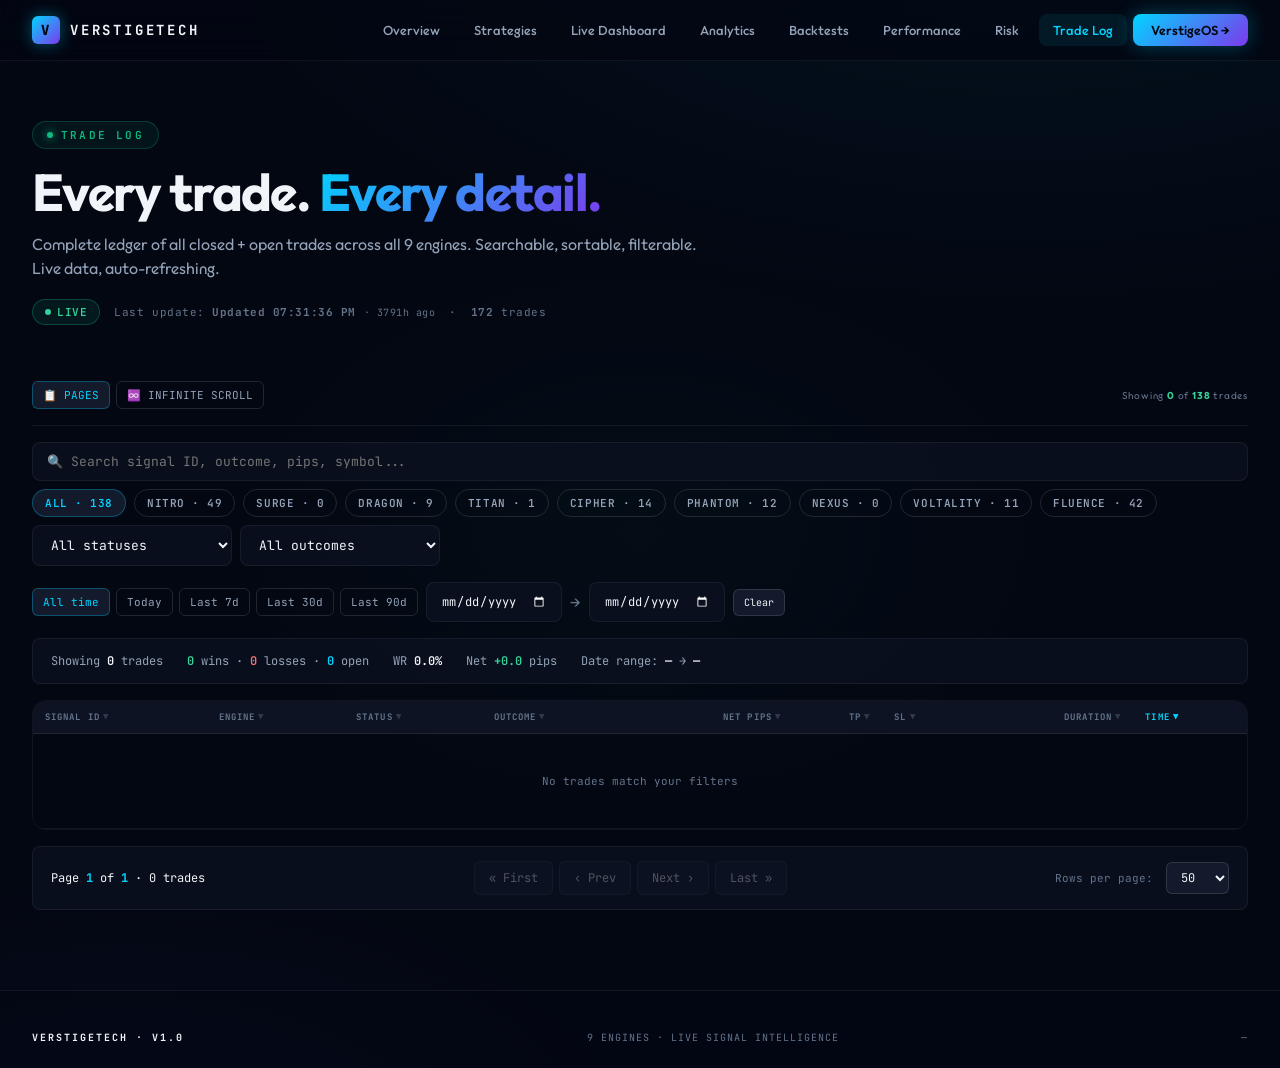
<file: tradelog.html>
<!DOCTYPE html>
<html lang="en">
<head>
<meta charset="UTF-8" />
<meta name="viewport" content="width=device-width, initial-scale=1.0" />
<title>Trade Log · VerstigeTech</title>
<link rel="stylesheet" href="assets/styles.css" />
<style>
  .log-toolbar{display:flex;gap:8px;align-items:center;flex-wrap:wrap;margin-bottom:16px}
  .search-input{
    flex:1;min-width:200px;padding:10px 14px;
    background:var(--panel);border:1px solid var(--border);border-radius:8px;
    color:var(--text);font-family:var(--font-mono);font-size:13px;
    outline:none;transition:all 0.15s ease;
  }
  .search-input:focus{border-color:var(--cyan);box-shadow:0 0 0 3px rgba(0,212,255,0.1)}
  .date-input{
    padding:10px 14px;background:var(--panel);border:1px solid var(--border);
    border-radius:8px;color:var(--text);font-family:var(--font-mono);font-size:12px;
    outline:none;color-scheme:dark;
  }
  .date-input:focus{border-color:var(--cyan)}
  .filter-chip{
    padding:6px 12px;border-radius:100px;
    background:transparent;border:1px solid var(--border-2);
    color:var(--muted);font-family:var(--font-mono);font-size:11px;
    cursor:pointer;transition:all 0.15s ease;letter-spacing:0.05em;font-weight:600;
  }
  .filter-chip:hover{border-color:var(--cyan);color:var(--cyan)}
  .filter-chip.active{background:var(--panel-2);border-color:var(--border-cyan);color:var(--cyan)}
  .log-stats{display:flex;gap:24px;padding:14px 18px;background:var(--panel);border:1px solid var(--border);border-radius:8px;margin-bottom:16px;font-family:var(--font-mono);font-size:12px;color:var(--muted);flex-wrap:wrap}
  .log-stats strong{color:var(--text);font-weight:600}
  .log-table-wrap{max-height:70vh;overflow:auto;border:1px solid var(--border);border-radius:var(--radius)}
  .log-table{font-family:var(--font-mono);font-size:11px;width:100%;border-collapse:collapse}
  .log-table th{position:sticky;top:0;background:var(--panel-solid);z-index:2;text-align:left;padding:10px 12px;font-size:9px;color:var(--dim);letter-spacing:0.12em;text-transform:uppercase;border-bottom:1px solid var(--border-2);cursor:pointer;user-select:none;white-space:nowrap}
  .log-table th:hover{color:var(--cyan)}
  .log-table th.sorted{color:var(--cyan)}
  .log-table th .arrow{opacity:0.4;margin-left:3px}
  .log-table th.sorted .arrow{opacity:1;color:var(--cyan)}
  .log-table td{padding:9px 12px;border-bottom:1px solid var(--border);white-space:nowrap}
  .log-table tbody tr:hover{background:rgba(255,255,255,0.02)}
  .log-table tbody tr.status-open{background:rgba(0,212,255,0.04)}
  .log-table tbody tr.status-open:hover{background:rgba(0,212,255,0.08)}

  /* Pagination */
  .pagination{
    display:flex;align-items:center;justify-content:space-between;
    padding:14px 18px;margin-top:16px;background:var(--panel);
    border:1px solid var(--border);border-radius:8px;
    font-family:var(--font-mono);font-size:12px;color:var(--muted);flex-wrap:wrap;gap:12px;
  }
  .page-btn{
    padding:8px 14px;background:var(--panel-2);border:1px solid var(--border-2);
    border-radius:6px;color:var(--text);font-family:var(--font-mono);font-size:12px;
    cursor:pointer;transition:all 0.15s ease;
  }
  .page-btn:hover:not(:disabled){border-color:var(--cyan);color:var(--cyan)}
  .page-btn:disabled{opacity:0.3;cursor:not-allowed}
  .page-info{color:var(--text)}
  .page-info strong{color:var(--cyan)}

  /* Live indicator */
  .live-dot{
    display:inline-block;width:8px;height:8px;border-radius:50%;
    background:var(--emerald-2);margin-right:6px;
    animation:pulse 2s ease-in-out infinite;
  }
  .live-dot.stale{background:var(--amber)}
  .live-dot.off{background:var(--red-2);animation:none}
  @keyframes pulse{0%,100%{opacity:1;box-shadow:0 0 0 0 rgba(16,185,129,0.7)}50%{opacity:0.6;box-shadow:0 0 0 6px rgba(16,185,129,0)}}

  .refresh-info{font-size:10px;color:var(--dim);letter-spacing:0.08em}
  .refresh-info strong{color:var(--emerald-2)}

  /* Date presets */
  .date-presets{display:flex;gap:6px;flex-wrap:wrap}
  .date-preset{
    padding:6px 10px;background:transparent;border:1px solid var(--border-2);
    border-radius:6px;color:var(--muted);font-family:var(--font-mono);font-size:11px;
    cursor:pointer;transition:all 0.15s ease;
  }
  .date-preset:hover{border-color:var(--cyan);color:var(--cyan)}
  .date-preset.active{background:var(--panel-2);border-color:var(--border-cyan);color:var(--cyan)}

  .status-pill{
    display:inline-block;padding:2px 8px;border-radius:4px;
    font-size:9px;font-weight:700;letter-spacing:0.08em;
  }
  .status-pill.open{background:rgba(0,212,255,0.15);color:var(--cyan);border:1px solid rgba(0,212,255,0.3)}
  .status-pill.closed-win{background:rgba(16,185,129,0.15);color:var(--emerald-2);border:1px solid rgba(16,185,129,0.3)}
  .status-pill.closed-loss{background:rgba(239,68,68,0.15);color:var(--red-2);border:1px solid rgba(239,68,68,0.3)}
  .status-pill.closed-voided{background:rgba(120,120,120,0.15);color:var(--dim);border:1px solid var(--border-2)}
  .status-pill.closed-pending{background:rgba(245,158,11,0.15);color:var(--amber);border:1px solid rgba(245,158,11,0.3)}

  .infinite-sentinel{
    text-align:center;padding:16px;color:var(--dim);font-size:11px;
    font-family:var(--font-mono);letter-spacing:0.05em;
  }
  .infinite-sentinel.loading{color:var(--cyan)}
</style>
</head>
<body>
<div class="app">
  <section class="page-hero">
    <div class="container">
      <span class="eyebrow green">TRADE LOG</span>
      <h1>Every trade. <span class="gradient-text">Every detail.</span></h1>
      <p>Complete ledger of all closed + open trades across all 9 engines. Searchable, sortable, filterable. Live data, auto-refreshing.</p>
      <div class="hero-meta">
        <span class="live-pill" id="hero-live">LIVE</span>
        <span>Last update: <strong id="last-update">—</strong></span>
        <span>·</span>
        <span><strong id="hero-count">—</strong> trades</span>
      </div>
    </div>
  </section>

  <section class="section" style="padding-top:20px">
    <div class="container">

      <!-- View mode tabs -->
      <div class="log-toolbar" style="border-bottom:1px solid var(--border);padding-bottom:16px">
        <div class="date-presets" id="view-modes">
          <div class="date-preset active" data-mode="paginated">📋 PAGES</div>
          <div class="date-preset" data-mode="infinite">♾️ INFINITE SCROLL</div>
        </div>
        <div style="flex:1"></div>
        <div class="refresh-info">Showing <strong id="visible-count">0</strong> of <strong id="total-count">0</strong> trades</div>
      </div>

      <!-- Toolbar -->
      <div class="log-toolbar">
        <input id="search" class="search-input" placeholder="🔍 Search signal ID, outcome, pips, symbol..." />
        <div id="engine-filters" class="flex gap-2"></div>
        <select id="status-filter" class="search-input" style="max-width:160px">
          <option value="">All statuses</option>
          <option value="closed">✅ Closed only</option>
          <option value="open">⏳ Open only</option>
        </select>
        <select id="outcome-filter" class="search-input" style="max-width:140px">
          <option value="">All outcomes</option>
          <option value="win">Wins</option>
          <option value="loss">Losses</option>
          <option value="voided">Voided</option>
        </select>
      </div>

      <!-- Date range -->
      <div class="log-toolbar">
        <div class="date-presets" id="date-presets">
          <div class="date-preset active" data-preset="all">All time</div>
          <div class="date-preset" data-preset="today">Today</div>
          <div class="date-preset" data-preset="7d">Last 7d</div>
          <div class="date-preset" data-preset="30d">Last 30d</div>
          <div class="date-preset" data-preset="90d">Last 90d</div>
        </div>
        <input id="date-from" type="date" class="date-input" title="From" />
        <span style="color:var(--dim)">→</span>
        <input id="date-to" type="date" class="date-input" title="To" />
        <button id="clear-dates" class="page-btn" style="font-size:10px;padding:6px 10px">Clear</button>
      </div>

      <div class="log-stats" id="log-stats"></div>

      <!-- Table -->
      <div class="log-table-wrap" id="table-wrap">
        <table class="log-table">
          <thead><tr id="log-thead"></tr></thead>
          <tbody id="log-tbody"></tbody>
        </table>
        <div id="infinite-sentinel" style="display:none"></div>
      </div>

      <!-- Pagination -->
      <div class="pagination" id="pagination-bar">
        <div class="page-info">
          Page <strong id="cur-page">1</strong> of <strong id="total-pages">1</strong>
          · <span id="page-range">—</span>
        </div>
        <div style="display:flex;gap:6px">
          <button class="page-btn" id="first-page">« First</button>
          <button class="page-btn" id="prev-page">‹ Prev</button>
          <button class="page-btn" id="next-page">Next ›</button>
          <button class="page-btn" id="last-page">Last »</button>
        </div>
        <div>
          <label style="font-size:11px;color:var(--dim);margin-right:6px">Rows per page:</label>
          <select id="page-size" class="page-btn" style="padding:6px 10px">
            <option value="25">25</option>
            <option value="50" selected>50</option>
            <option value="100">100</option>
            <option value="200">200</option>
          </select>
        </div>
      </div>

    </div>
  </section>
</div>

<script src="assets/site.js"></script>
<script>
const ENGINE_PREFIX = {
  NITRO:['VST_'], DRAGON:['GBPJPY'], TITAN:['EURUSD'],
  CIPHER:['CIPH_', 'BTCUSD_'], PHANTOM:['PHNTM_', 'SOLUSD_'], NEXUS:['NAS','NDX','NEXUS'],
  VOLTALITY:['VS_'], FLUENCE:['US30'],
};
function engineFromSignalId(sid){
  if(!sid) return 'unknown';
  const s = String(sid).toUpperCase();
  for(const [eng, prefs] of Object.entries(ENGINE_PREFIX)){
    if(prefs.some(p => s.startsWith(p.toUpperCase()))) return eng;
  }
  // FLUENCE uses US30_ prefix (underscore) — US30 alone catches it
  if(/^US30_/i.test(sid)) return 'FLUENCE';
  return 'unknown';
}

// ─── State ─────────────────────────────────────────────────────
let ALL_ROWS = [];         // Deduped, mapped rows
let FILTERED = [];         // After filters
let SORT = {col:'ts', dir:-1};
let PAGE = 1;
let PAGE_SIZE = 50;
let VIEW_MODE = 'paginated';  // 'paginated' | 'infinite'
let DATE_PRESET = 'all';
let INFINITE_RENDERED = 0;  // How many rows rendered in infinite mode
const INFINITE_CHUNK = 30;

// ─── Build rows (dedupe closed+open for same signal_id) ────────
function buildRows(){
  if(!DATA || !DATA.feed) return [];
  const byId = new Map();
  for(const f of DATA.feed){
    const eng = f.engine_hint || engineFromSignalId(f.signal_id) || 'unknown';
    // If we already have a row for this signal_id, prefer the closed one
    const existing = byId.get(f.signal_id);
    if(existing){
      if(f.status === 'closed' && existing.status !== 'closed'){
        byId.set(f.signal_id, {...f, engine: eng});
      }
      // else keep existing (open one is more recent info but we'll show closed when available)
      continue;
    }
    byId.set(f.signal_id, {...f, engine: eng});
  }
  return Array.from(byId.values()).sort((a,b)=>{
    const ta = new Date(a.ts||0).getTime(), tb = new Date(b.ts||0).getTime();
    return tb - ta;
  });
}

// ─── Render toolbar chips ─────────────────────────────────────
function renderEngineChips(){
  const ef = document.getElementById('engine-filters');
  const counts = {};
  for(const r of ALL_ROWS){ counts[r.engine] = (counts[r.engine]||0)+1; }
  const total = ALL_ROWS.length;
  ef.innerHTML = `<div class="filter-chip active" data-engine="">ALL · ${total}</div>` +
    ENGINES.map(([n])=>`<div class="filter-chip" data-engine="${n}">${n} · ${counts[n]||0}</div>`).join('');
}

// ─── Headers ───────────────────────────────────────────────────
function renderHeaders(){
  document.getElementById('log-thead').innerHTML = COLS.map(c=>
    `<th class="${SORT.col===c.key?'sorted':''}" data-col="${c.key}" style="${c.num?'text-align:right':''}">${c.label}<span class="arrow">${SORT.col===c.key?(SORT.dir>0?'▲':'▼'):'▼'}</span></th>`
  ).join('');
}

// ─── Apply all filters ────────────────────────────────────────
function applyFilters(){
  const q = document.getElementById('search').value.toLowerCase().trim();
  const activeEng = document.querySelector('#engine-filters .filter-chip.active')?.dataset.engine || '';
  const status = document.getElementById('status-filter').value;
  const outcome = document.getElementById('outcome-filter').value;

  const dateFrom = document.getElementById('date-from').value;
  const dateTo = document.getElementById('date-to').value;

  let rows = ALL_ROWS.slice();

  if(activeEng) rows = rows.filter(r=>r.engine===activeEng);
  if(status) rows = rows.filter(r=>r.status===status);
  if(outcome) rows = rows.filter(r=>r.outcome===outcome);

  // Date range — based on preset OR manual date inputs
  const tsFrom = dateFrom ? new Date(dateFrom).getTime() : (DATE_PRESET_FROM || null);
  const tsTo   = dateTo   ? new Date(dateTo).getTime() + 86400000 : (DATE_PRESET_TO || null);
  if(tsFrom) rows = rows.filter(r => new Date(r.ts||0).getTime() >= tsFrom);
  if(tsTo)   rows = rows.filter(r => new Date(r.ts||0).getTime() <= tsTo);

  if(q) rows = rows.filter(r =>
    (r.signal_id||'').toLowerCase().includes(q) ||
    (r.outcome||'').toLowerCase().includes(q) ||
    String(r.net_pips||'').includes(q) ||
    (r.engine||'').toLowerCase().includes(q) ||
    (r.symbol_hint||'').toLowerCase().includes(q) ||
    (r.direction||'').toLowerCase().includes(q)
  );

  // Sort
  const col = SORT.col;
  rows.sort((a,b)=>{
    let va = a[col], vb = b[col];
    if(col==='ts'){ va = new Date(va||0).getTime(); vb = new Date(vb||0).getTime(); }
    else if(col==='net_pips' || col==='duration_min'){ va = Number(va)||0; vb = Number(vb)||0; }
    else if(col==='engine' || col==='outcome' || col==='status'){ va = String(va||''); vb = String(vb||''); }
    else { va = String(va||'').toLowerCase(); vb = String(vb||'').toLowerCase(); }
    if(va<vb) return -1*SORT.dir;
    if(va>vb) return 1*SORT.dir;
    return 0;
  });

  FILTERED = rows;
  PAGE = 1;  // reset to first page on filter change
  INFINITE_RENDERED = 0;
  render();
}

// ─── Date preset state ────────────────────────────────────────
let DATE_PRESET_FROM = null;
let DATE_PRESET_TO = null;

function applyDatePreset(preset){
  DATE_PRESET = preset;
  DATE_PRESET_FROM = null; DATE_PRESET_TO = null;
  const now = new Date();
  if(preset === 'today'){
    const d = now.toISOString().split('T')[0];
    document.getElementById('date-from').value = d;
    document.getElementById('date-to').value = d;
  } else if(preset === '7d'){
    DATE_PRESET_FROM = now.getTime() - 7*86400000;
  } else if(preset === '30d'){
    DATE_PRESET_FROM = now.getTime() - 30*86400000;
  } else if(preset === '90d'){
    DATE_PRESET_FROM = now.getTime() - 90*86400000;
  } else if(preset === 'all'){
    document.getElementById('date-from').value = '';
    document.getElementById('date-to').value = '';
  }
  document.querySelectorAll('#date-presets .date-preset').forEach(p=>{
    p.classList.toggle('active', p.dataset.preset === preset);
  });
  applyFilters();
}

// ─── Render table (paginated OR infinite) ─────────────────────
function render(){
  if(!DATA) return;
  if(ALL_ROWS.length === 0) buildRows();
  renderEngineChips();
  renderHeaders();

  const visibleCount = FILTERED.length;
  document.getElementById('visible-count').textContent = fmtNum(visibleCount);
  document.getElementById('total-count').textContent = fmtNum(ALL_ROWS.length);

  if(VIEW_MODE === 'infinite'){
    renderInfinite();
  } else {
    renderPaginated();
  }
  renderStats();
}

function renderPaginated(){
  const totalPages = Math.max(1, Math.ceil(FILTERED.length / PAGE_SIZE));
  if(PAGE > totalPages) PAGE = totalPages;
  const start = (PAGE-1) * PAGE_SIZE;
  const end = Math.min(start + PAGE_SIZE, FILTERED.length);
  const rows = FILTERED.slice(start, end);

  const tb = document.getElementById('log-tbody');
  tb.innerHTML = rows.length === 0
    ? '<tr><td colspan="' + COLS.length + '" style="text-align:center;color:var(--dim);padding:40px">No trades match your filters</td></tr>'
    : rows.map(rowHtml).join('');

  document.getElementById('cur-page').textContent = PAGE;
  document.getElementById('total-pages').textContent = totalPages;
  document.getElementById('page-range').textContent = FILTERED.length === 0
    ? '0 trades'
    : `${fmtNum(start+1)}–${fmtNum(end)} of ${fmtNum(FILTERED.length)}`;

  document.getElementById('first-page').disabled = PAGE === 1;
  document.getElementById('prev-page').disabled = PAGE === 1;
  document.getElementById('next-page').disabled = PAGE >= totalPages;
  document.getElementById('last-page').disabled = PAGE >= totalPages;

  document.getElementById('pagination-bar').style.display = 'flex';
  document.getElementById('infinite-sentinel').style.display = 'none';
}

function renderInfinite(){
  // Render next chunk
  const remaining = FILTERED.length - INFINITE_RENDERED;
  if(remaining <= 0){
    document.getElementById('infinite-sentinel').style.display = 'none';
    return;
  }
  const chunk = FILTERED.slice(INFINITE_RENDERED, INFINITE_RENDERED + INFINITE_CHUNK);
  const tb = document.getElementById('log-tbody');
  if(INFINITE_RENDERED === 0){
    tb.innerHTML = chunk.length === 0
      ? '<tr><td colspan="' + COLS.length + '" style="text-align:center;color:var(--dim);padding:40px">No trades match your filters</td></tr>'
      : chunk.map(rowHtml).join('');
  } else {
    tb.insertAdjacentHTML('beforeend', chunk.map(rowHtml).join(''));
  }
  INFINITE_RENDERED += chunk.length;

  const sentinel = document.getElementById('infinite-sentinel');
  if(INFINITE_RENDERED < FILTERED.length){
    sentinel.style.display = 'block';
    sentinel.className = 'infinite-sentinel loading';
    sentinel.textContent = `↓ Scroll for more · ${INFINITE_RENDERED} of ${FILTERED.length} loaded`;
  } else {
    sentinel.style.display = 'block';
    sentinel.className = 'infinite-sentinel';
    sentinel.textContent = `✓ End of ledger · ${FILTERED.length} trades shown`;
  }
  document.getElementById('pagination-bar').style.display = 'none';
}

// ─── Row HTML ─────────────────────────────────────────────────
const COLS = [
  {key:'signal_id', label:'Signal ID', sortable:true},
  {key:'engine', label:'Engine', sortable:true},
  {key:'status', label:'Status', sortable:true},
  {key:'outcome', label:'Outcome', sortable:true},
  {key:'net_pips', label:'Net Pips', sortable:true, num:true},
  {key:'tp_hit', label:'TP', sortable:true, num:true},
  {key:'sl_hit', label:'SL', sortable:true},
  {key:'duration_min', label:'Duration', sortable:true, num:true},
  {key:'ts', label:'Time', sortable:true},
];

function rowHtml(r){
  const eng = ENGINES.find(x=>x[0]===r.engine);
  const color = eng ? eng[3] : '#888';
  const statusPill = renderStatusPill(r);

  return `<tr class="status-${r.status}">
    <td class="muted">${r.signal_id}</td>
    <td><span style="color:${color};font-weight:600">${r.engine}</span></td>
    <td>${statusPill}</td>
    <td><span class="pill ${r.outcome==='win'?'win':r.outcome==='loss'?'loss':'neutral'}">${(r.outcome||'—').toUpperCase()}</span></td>
    <td class="num ${(r.net_pips||0)>0?'positive':(r.net_pips||0)<0?'negative':''}" style="text-align:right">${r.net_pips!=null ? fmtPips(r.net_pips) : '—'}</td>
    <td class="num muted" style="text-align:right">${r.tp_hit||'—'}</td>
    <td class="num muted" style="text-align:right">${r.sl_hit?'YES':'—'}</td>
    <td class="num muted" style="text-align:right">${r.duration_min?Math.round(r.duration_min)+'m':'—'}</td>
    <td class="muted small">${fmtTime(r.ts)}</td>
  </tr>`;
}

function renderStatusPill(r){
  if(r.status === 'open') return `<span class="status-pill open">⏳ OPEN</span>`;
  if(r.status === 'closed'){
    if(r.outcome === 'win') return `<span class="status-pill closed-win">✓ WIN</span>`;
    if(r.outcome === 'loss') return `<span class="status-pill closed-loss">✗ LOSS</span>`;
    if(r.outcome === 'voided') return `<span class="status-pill closed-voided">VOID</span>`;
    return `<span class="status-pill closed-pending">CLOSED</span>`;
  }
  return `<span class="status-pill closed-pending">${(r.status||'?').toUpperCase()}</span>`;
}

function renderStats(){
  const total = FILTERED.length;
  const wins = FILTERED.filter(r=>r.outcome==='win').length;
  const losses = FILTERED.filter(r=>r.outcome==='loss').length;
  const opens = FILTERED.filter(r=>r.status==='open').length;
  const pips = FILTERED.reduce((s,r)=>s+(Number(r.net_pips)||0),0);
  const wr = (wins+losses) > 0 ? (wins/(wins+losses)*100) : 0;
  document.getElementById('log-stats').innerHTML = `
    <span>Showing <strong>${fmtNum(total)}</strong> trades</span>
    <span><strong style="color:var(--emerald-2)">${wins}</strong> wins · <strong style="color:var(--red-2)">${losses}</strong> losses · <strong style="color:var(--cyan)">${opens}</strong> open</span>
    <span>WR <strong>${wr.toFixed(1)}%</strong></span>
    <span>Net <strong style="color:${pips>=0?'var(--emerald-2)':'var(--red-2)'}">${fmtPips(pips)}</strong> pips</span>
    <span>Date range: <strong>${FILTERED.length?fmtDateShort(FILTERED[FILTERED.length-1].ts):'—'}</strong> → <strong>${FILTERED.length?fmtDateShort(FILTERED[0].ts):'—'}</strong></span>
  `;
}

// ─── Date formatters ────────────────────────────────────────────
function fmtDateShort(iso){
  if(!iso) return '—';
  const d = new Date(iso);
  if(isNaN(d)) return '—';
  return d.toLocaleDateString('en-US',{month:'short',day:'numeric'}) + ' ' +
         d.toLocaleTimeString('en-US',{hour:'2-digit',minute:'2-digit'});
}

// ─── Live refresh ─────────────────────────────────────────────
function startAutoRefresh(){
  // site.js already refreshes DATA every 60s and fires window.onDataReady.
  // We just need to update the visible "last update" timestamp here.
  setInterval(()=>{
    document.getElementById('last-update').textContent = new Date().toLocaleTimeString();
  }, 30000);
}

// ─── Event wiring ─────────────────────────────────────────────
document.addEventListener('click', e=>{
  const chip = e.target.closest('#engine-filters .filter-chip');
  if(chip){
    document.querySelectorAll('#engine-filters .filter-chip').forEach(c=>c.classList.remove('active'));
    chip.classList.add('active');
    applyFilters();
    return;
  }
  const th = e.target.closest('th[data-col]');
  if(th){
    const col = th.dataset.col;
    if(SORT.col===col) SORT.dir *= -1;
    else { SORT.col = col; SORT.dir = -1; }
    applyFilters();
    return;
  }
  if(e.target.id === 'first-page'){ PAGE = 1; renderPaginated(); }
  else if(e.target.id === 'prev-page'){ PAGE = Math.max(1, PAGE-1); renderPaginated(); }
  else if(e.target.id === 'next-page'){ PAGE = Math.min(Math.ceil(FILTERED.length/PAGE_SIZE), PAGE+1); renderPaginated(); }
  else if(e.target.id === 'last-page'){ PAGE = Math.ceil(FILTERED.length/PAGE_SIZE); renderPaginated(); }
  else if(e.target.id === 'clear-dates'){
    document.getElementById('date-from').value = '';
    document.getElementById('date-to').value = '';
    DATE_PRESET = 'all';
    DATE_PRESET_FROM = null; DATE_PRESET_TO = null;
    document.querySelectorAll('#date-presets .date-preset').forEach(p=>p.classList.toggle('active', p.dataset.preset==='all'));
    applyFilters();
  }
  // Date presets
  const presetChip = e.target.closest('#date-presets .date-preset');
  if(presetChip){ applyDatePreset(presetChip.dataset.preset); return; }
  // View mode
  const viewChip = e.target.closest('#view-modes .date-preset');
  if(viewChip){
    VIEW_MODE = viewChip.dataset.mode;
    document.querySelectorAll('#view-modes .date-preset').forEach(p=>p.classList.toggle('active', p===viewChip));
    PAGE = 1; INFINITE_RENDERED = 0;
    render();
    return;
  }
});

document.getElementById('search').addEventListener('input', applyFilters);
document.getElementById('outcome-filter').addEventListener('change', applyFilters);
document.getElementById('status-filter').addEventListener('change', applyFilters);
document.getElementById('date-from').addEventListener('change', applyFilters);
document.getElementById('date-to').addEventListener('change', applyFilters);
document.getElementById('page-size').addEventListener('change', e=>{
  PAGE_SIZE = parseInt(e.target.value, 10);
  PAGE = 1;
  render();
});

// Infinite scroll detection
document.getElementById('table-wrap').addEventListener('scroll', e=>{
  if(VIEW_MODE !== 'infinite') return;
  const el = e.target;
  if(el.scrollTop + el.clientHeight >= el.scrollHeight - 100){
    renderInfinite();
  }
});

window.onDataReady = () => {
  ALL_ROWS = buildRows();
  const heroCount = document.getElementById('hero-count');
  if(heroCount) heroCount.textContent = DATA.feed_totals ? fmtNum(DATA.feed_totals.total) : fmtNum(ALL_ROWS.length);
  const livePill = document.getElementById('hero-live');
  if(livePill){
    livePill.textContent = 'LIVE';
  }
  render();
  startAutoRefresh();
  document.getElementById('last-update').textContent = new Date().toLocaleTimeString();
};
initPage('tradelog');
</script>

</body>
</html>
</file>
<file: assets/styles.css>
/* ─────────────────────────────────────────────────────────────────────
   VerstigeTech — Design System
   Modeled after the VerstigeOS landing page DNA
   ───────────────────────────────────────────────────────────────────── */

@import url('https://fonts.googleapis.com/css2?family=Outfit:wght@300;400;500;600;700;800;900&family=JetBrains+Mono:wght@300;400;500;600;700&display=swap');

:root{
  /* ── Brand palette (matches VerstigeOS landing) ── */
  --bg:           #030712;
  --bg-2:         #0a0f1c;
  --panel:        rgba(13, 19, 34, 0.65);
  --panel-solid:  #0d1322;
  --panel-2:      #131a2c;
  --border:       rgba(255, 255, 255, 0.06);
  --border-2:     rgba(255, 255, 255, 0.12);
  --border-cyan:  rgba(0, 212, 255, 0.3);

  --text:         #f1f5f9;
  --muted:        #94a3b8;
  --dim:          #64748b;
  --faint:        #475569;

  /* ── Accent system (used across the site) ── */
  --cyan:         #00d4ff;
  --cyan-2:       #22d3ee;
  --purple:       #7c3aed;
  --purple-2:     #c084fc;
  --gold:         #fbbf24;
  --gold-2:       #f59e0b;
  --emerald:      #10b981;
  --emerald-2:    #34d399;
  --red:          #ef4444;
  --red-2:        #f87171;
  --blue:         #60a5fa;
  --blue-2:       #3b82f6;
  --pink:         #ec4899;
  --orange:       #f97316;

  /* Engine accents */
  --c-nitro:      #fbbf24;
  --c-surge:      #60a5fa;
  --c-dragon:     #ef4444;
  --c-titan:      #10b981;
  --c-cipher:     #f97316;
  --c-phantom:    #c084fc;
  --c-nexus:      #00d4ff;
  --c-voltality:  #7c3aed;
  --c-fluence:    #ec4899;

  /* ── Typography ── */
  --font-sans:  "Outfit", -apple-system, BlinkMacSystemFont, "Segoe UI", system-ui, sans-serif;
  --font-mono:  "JetBrains Mono", "SF Mono", ui-monospace, Menlo, Consolas, monospace;

  /* ── Misc ── */
  --radius:     14px;
  --radius-sm:  8px;
  --shadow-lg:  0 20px 60px -10px rgba(0, 0, 0, 0.5);
  --shadow-glow: 0 0 30px rgba(0, 212, 255, 0.15);
  --grad-gold:  linear-gradient(135deg, #fbbf24, #f97316);
  --grad-cyan:  linear-gradient(135deg, #00d4ff, #7c3aed);
  --grad-green: linear-gradient(135deg, #10b981, #22d3ee);
}

/* ── Reset ────────────────────────────────────────────────────────── */
*,*::before,*::after{box-sizing:border-box;margin:0;padding:0}
html,body{background:var(--bg);color:var(--text);font-family:var(--font-sans);font-feature-settings:"ss01","cv02","cv11";-webkit-font-smoothing:antialiased;-moz-osx-font-smoothing:grayscale;min-height:100vh}
body{
  background:
    radial-gradient(1400px 700px at 80% -10%, rgba(0,212,255,0.06), transparent 60%),
    radial-gradient(900px 500px at 10% 110%, rgba(124,58,237,0.05), transparent 60%),
    radial-gradient(600px 400px at 50% 50%, rgba(16,185,129,0.03), transparent 70%),
    var(--bg);
  overflow-x:hidden;
}
::selection{background:rgba(0,212,255,0.25);color:var(--text)}
::-webkit-scrollbar{width:8px;height:8px}
::-webkit-scrollbar-track{background:var(--bg-2)}
::-webkit-scrollbar-thumb{background:var(--border-2);border-radius:4px}
::-webkit-scrollbar-thumb:hover{background:var(--cyan)}

/* ── Code rain background (signature VerstigeOS look) ──────────────── */
.code-rain{position:fixed;inset:0;pointer-events:none;z-index:0;opacity:0.10;overflow:hidden}
.code-rain .code-col{position:absolute;top:-100%;width:14px;font-family:var(--font-mono);font-size:14px;line-height:1.1;writing-mode:vertical-rl;text-orientation:upright;animation:rain linear infinite;color:var(--cyan)}
@keyframes rain{0%{transform:translateY(-100%)}100%{transform:translateY(calc(100vh + 100%))}}

/* ── Layout shell ────────────────────────────────────────────────── */
.app{position:relative;z-index:1;min-height:100vh;display:flex;flex-direction:column}
.container{max-width:1400px;margin:0 auto;padding:0 32px;width:100%}
@media(max-width:768px){.container{padding:0 16px}}

/* ── Top nav (matches VerstigeOS navbar) ──────────────────────────── */
.navbar{
  position:sticky;top:0;z-index:50;
  background:rgba(3, 7, 18, 0.7);
  backdrop-filter:blur(16px);
  border-bottom:1px solid var(--border);
}
.nav-container{
  max-width:1400px;margin:0 auto;padding:14px 32px;
  display:flex;align-items:center;justify-content:space-between;
}
.nav-logo{
  display:flex;align-items:center;gap:10px;
  text-decoration:none;color:var(--text);
  font-family:var(--font-mono);font-weight:700;font-size:14px;
  letter-spacing:0.2em;
}
.nav-logo-mark{
  width:28px;height:28px;border-radius:6px;
  background:var(--grad-cyan);
  display:flex;align-items:center;justify-content:center;
  font-weight:900;color:#030712;font-size:14px;
  box-shadow:0 0 16px rgba(0,212,255,0.4);
}
.nav-links{display:flex;align-items:center;gap:6px}
.nav-link{
  padding:8px 14px;border-radius:8px;
  color:var(--muted);text-decoration:none;
  font-size:13px;font-weight:500;
  transition:all 0.15s ease;
  font-family:var(--font-sans);
}
.nav-link:hover{color:var(--text);background:var(--panel)}
.nav-link.active{color:var(--cyan);background:rgba(0,212,255,0.08)}
.nav-cta{
  padding:8px 18px;border-radius:8px;
  background:var(--grad-cyan);color:#030712;
  font-weight:600;font-size:13px;text-decoration:none;
  font-family:var(--font-sans);
  transition:all 0.2s ease;
  box-shadow:0 0 20px rgba(0,212,255,0.3);
}
.nav-cta:hover{transform:translateY(-1px);box-shadow:0 4px 24px rgba(0,212,255,0.5)}
.nav-mobile-toggle{display:none;background:none;border:none;color:var(--text);cursor:pointer}
@media(max-width:900px){
  .nav-links{display:none}
  .nav-mobile-toggle{display:block}
}

/* ── Glass panel ──────────────────────────────────────────────────── */
.glass{
  background:var(--panel);
  border:1px solid var(--border);
  border-radius:var(--radius);
  backdrop-filter:blur(12px);
  position:relative;overflow:hidden;
}
.glass::before{
  content:"";position:absolute;inset:0;
  background:linear-gradient(135deg, rgba(255,255,255,0.04), transparent 50%);
  pointer-events:none;
}

/* ── Eyebrow tag ──────────────────────────────────────────────────── */
.eyebrow{
  display:inline-flex;align-items:center;gap:8px;
  padding:6px 14px;border-radius:100px;
  background:rgba(0,212,255,0.08);
  border:1px solid rgba(0,212,255,0.25);
  color:var(--cyan);
  font-family:var(--font-mono);font-size:11px;
  letter-spacing:0.2em;text-transform:uppercase;font-weight:600;
}
.eyebrow::before{
  content:"";width:6px;height:6px;
  background:var(--cyan);border-radius:50%;
  box-shadow:0 0 8px var(--cyan);
}
.eyebrow.gold{background:rgba(251,191,36,0.08);border-color:rgba(251,191,36,0.25);color:var(--gold)}
.eyebrow.gold::before{background:var(--gold);box-shadow:0 0 8px var(--gold)}
.eyebrow.purple{background:rgba(124,58,237,0.08);border-color:rgba(124,58,237,0.25);color:var(--purple-2)}
.eyebrow.purple::before{background:var(--purple-2);box-shadow:0 0 8px var(--purple-2)}
.eyebrow.green{background:rgba(16,185,129,0.08);border-color:rgba(16,185,129,0.25);color:var(--emerald)}
.eyebrow.green::before{background:var(--emerald);box-shadow:0 0 8px var(--emerald)}

/* ── Section header ──────────────────────────────────────────────── */
.section{padding:80px 0;position:relative}
.section-header{margin-bottom:40px}
.section-title{
  font-size:clamp(28px, 4vw, 44px);font-weight:700;
  letter-spacing:-0.02em;line-height:1.1;margin:12px 0;
}
.section-title .grad-gold{background:var(--grad-gold);-webkit-background-clip:text;background-clip:text;color:transparent}
.section-title .grad-cyan{background:var(--grad-cyan);-webkit-background-clip:text;background-clip:text;color:transparent}
.section-title .grad-green{background:var(--grad-green);-webkit-background-clip:text;background-clip:text;color:transparent}
.section-sub{
  color:var(--muted);font-size:16px;line-height:1.5;
  max-width:680px;
}


/* ── Engine card ─────────────────────────────────────────────────── */
.engine-grid{
  display:grid;
  grid-template-columns:repeat(auto-fill, minmax(300px, 1fr));
  gap:16px;
}
.engine-card{
  background:var(--panel);
  border:1px solid var(--border);
  border-radius:var(--radius);
  padding:24px;
  position:relative;overflow:hidden;
  backdrop-filter:blur(12px);
  transition:all 0.25s cubic-bezier(0.22, 0.61, 0.36, 1);
  cursor:pointer;
  text-decoration:none;color:inherit;display:block;
}
.engine-card:hover{
  transform:translateY(-4px);
  border-color:var(--border-2);
  box-shadow:var(--shadow-lg);
}
.engine-card::before{
  content:"";position:absolute;left:0;top:24px;bottom:24px;width:4px;
  border-radius:0 4px 4px 0;
  transition:all 0.25s ease;
}
.engine-card[data-engine="NITRO"]::before{background:var(--c-nitro)}
.engine-card[data-engine="SURGE"]::before{background:var(--c-surge)}
.engine-card[data-engine="DRAGON"]::before{background:var(--c-dragon)}
.engine-card[data-engine="TITAN"]::before{background:var(--c-titan)}
.engine-card[data-engine="CIPHER"]::before{background:var(--c-cipher)}
.engine-card[data-engine="PHANTOM"]::before{background:var(--c-phantom)}
.engine-card[data-engine="NEXUS"]::before{background:var(--c-nexus)}
.engine-card[data-engine="VOLTALITY"]::before{background:var(--c-voltality)}
.engine-card[data-engine="FLUENCE"]::before{background:var(--c-fluence)}

.engine-card::after{
  content:"";position:absolute;inset:0;
  background:radial-gradient(600px 300px at 0% 0%, rgba(0,212,255,0.04), transparent 60%);
  pointer-events:none;opacity:0;
  transition:opacity 0.25s ease;
}
.engine-card:hover::after{opacity:1}

.engine-card-head{
  display:flex;align-items:center;justify-content:space-between;
  margin-bottom:8px;
}
.engine-name{
  font-family:var(--font-mono);font-weight:700;font-size:16px;
  letter-spacing:0.05em;
}
.engine-card[data-engine="NITRO"] .engine-name{color:var(--c-nitro)}
.engine-card[data-engine="SURGE"] .engine-name{color:var(--c-surge)}
.engine-card[data-engine="DRAGON"] .engine-name{color:var(--c-dragon)}
.engine-card[data-engine="TITAN"] .engine-name{color:var(--c-titan)}
.engine-card[data-engine="CIPHER"] .engine-name{color:var(--c-cipher)}
.engine-card[data-engine="PHANTOM"] .engine-name{color:var(--c-phantom)}
.engine-card[data-engine="NEXUS"] .engine-name{color:var(--c-nexus)}
.engine-card[data-engine="VOLTALITY"] .engine-name{color:var(--c-voltality)}
.engine-card[data-engine="FLUENCE"] .engine-name{color:var(--c-fluence)}

.engine-symbol{
  font-family:var(--font-mono);font-size:10px;color:var(--dim);
  background:rgba(255,255,255,0.04);padding:3px 8px;border-radius:4px;
  letter-spacing:0.05em;
}
.engine-strategy{
  font-size:13px;color:var(--muted);margin-bottom:16px;
  line-height:1.4;min-height:36px;
}
.engine-stats{
  display:grid;grid-template-columns:repeat(3,1fr);gap:12px;
  padding-top:16px;border-top:1px solid var(--border);
}
.engine-stat{font-family:var(--font-mono)}
.engine-stat .v{font-size:18px;font-weight:600;line-height:1.1}
.engine-stat .v.positive{color:var(--emerald-2)}
.engine-stat .v.negative{color:var(--red-2)}
.engine-stat .v.neutral{color:var(--text)}
.engine-stat .l{
  font-size:9px;color:var(--dim);
  letter-spacing:0.12em;text-transform:uppercase;margin-top:3px;
}
.engine-foot{
  display:flex;align-items:center;justify-content:space-between;
  margin-top:16px;padding-top:14px;border-top:1px solid var(--border);
  font-family:var(--font-mono);font-size:10px;color:var(--dim);
}
.engine-badge{
  padding:3px 10px;border-radius:100px;font-size:9px;
  letter-spacing:0.1em;text-transform:uppercase;font-weight:600;
}
.engine-badge.live{background:rgba(16,185,129,0.12);color:var(--emerald-2);border:1px solid rgba(16,185,129,0.25)}
.engine-badge.idle{background:rgba(100,116,139,0.12);color:var(--dim);border:1px solid rgba(100,116,139,0.2)}
.engine-badge.down{background:rgba(239,68,68,0.12);color:var(--red-2);border:1px solid rgba(239,68,68,0.25)}

/* ── Pill / tag ───────────────────────────────────────────────────── */
.pill{
  display:inline-block;padding:3px 10px;border-radius:100px;
  font-family:var(--font-mono);font-size:10px;font-weight:600;
  letter-spacing:0.05em;
}
.pill.win{background:rgba(16,185,129,0.12);color:var(--emerald-2);border:1px solid rgba(16,185,129,0.25)}
.pill.loss{background:rgba(239,68,68,0.12);color:var(--red-2);border:1px solid rgba(239,68,68,0.25)}
.pill.open{background:rgba(245,158,11,0.12);color:var(--gold);border:1px solid rgba(245,158,11,0.25)}
.pill.long{background:rgba(0,212,255,0.12);color:var(--cyan);border:1px solid rgba(0,212,255,0.25)}
.pill.short{background:rgba(236,72,153,0.12);color:var(--pink);border:1px solid rgba(236,72,153,0.25)}
.pill.neutral{background:rgba(100,116,139,0.12);color:var(--muted);border:1px solid rgba(100,116,139,0.2)}
.pill.gold{background:rgba(251,191,36,0.12);color:var(--gold);border:1px solid rgba(251,191,36,0.25)}

/* ── Data table ───────────────────────────────────────────────────── */
.data-table{
  width:100%;border-collapse:collapse;
  font-family:var(--font-mono);font-size:12px;
  background:var(--panel);
  border-radius:var(--radius);
  overflow:hidden;
}
.data-table thead{background:rgba(0,0,0,0.2)}
.data-table th{
  text-align:left;padding:12px 16px;
  font-size:10px;color:var(--dim);
  letter-spacing:0.12em;text-transform:uppercase;font-weight:600;
  border-bottom:1px solid var(--border);
  cursor:pointer;user-select:none;
  white-space:nowrap;
}
.data-table th:hover{color:var(--cyan)}
.data-table th.sorted{color:var(--cyan)}
.data-table th .sort-arrow{opacity:0.5;margin-left:4px}
.data-table th.sorted .sort-arrow{opacity:1}
.data-table td{
  padding:11px 16px;
  border-bottom:1px solid var(--border);
  color:var(--text);
}
.data-table tr:last-child td{border-bottom:none}
.data-table tbody tr:hover td{background:rgba(255,255,255,0.02)}
.num{text-align:right;font-variant-numeric:tabular-nums}
.num.positive{color:var(--emerald-2)}
.num.negative{color:var(--red-2)}
.num.neutral{color:var(--muted)}
.muted{color:var(--dim)}
.small{font-size:10px}

/* ── Buttons ──────────────────────────────────────────────────────── */
.btn{
  display:inline-flex;align-items:center;gap:8px;
  padding:10px 20px;border-radius:10px;
  font-family:var(--font-sans);font-weight:600;font-size:13px;
  text-decoration:none;border:none;cursor:pointer;
  transition:all 0.2s ease;
}
.btn-primary{
  background:var(--grad-cyan);color:#030712;
  box-shadow:0 0 24px rgba(0,212,255,0.3);
}
.btn-primary:hover{transform:translateY(-1px);box-shadow:0 4px 32px rgba(0,212,255,0.5)}
.btn-ghost{
  background:transparent;color:var(--text);
  border:1px solid var(--border-2);
}
.btn-ghost:hover{background:var(--panel);border-color:var(--cyan)}

/* ── Footer ───────────────────────────────────────────────────────── */
.footer{
  margin-top:auto;padding:40px 0 24px;
  border-top:1px solid var(--border);
  background:rgba(3, 7, 18, 0.5);
}
.footer-content{
  display:flex;align-items:center;justify-content:space-between;
  flex-wrap:wrap;gap:16px;
  font-family:var(--font-mono);font-size:10px;
  color:var(--dim);letter-spacing:0.1em;text-transform:uppercase;
}
.footer-brand{
  font-weight:700;color:var(--text);letter-spacing:0.2em;
}

/* ── Page header (per-page hero) ──────────────────────────────────── */
.page-hero{padding:80px 0 40px;text-align:center;position:relative}
.page-hero h1{
  font-size:clamp(36px, 6vw, 64px);font-weight:700;
  letter-spacing:-0.03em;line-height:1.05;margin:20px 0 16px;
}
.page-hero p{
  color:var(--muted);font-size:18px;
  max-width:640px;margin:0 auto;line-height:1.5;
}

/* ── Utility ──────────────────────────────────────────────────────── */
.text-center{text-align:center}
.flex{display:flex}.items-center{align-items:center}.justify-between{justify-content:space-between}
.gap-2{gap:8px}.gap-3{gap:12px}.gap-4{gap:16px}
.mt-2{margin-top:8px}.mt-4{margin-top:16px}.mt-8{margin-top:32px}
.mb-2{margin-bottom:8px}.mb-4{margin-bottom:16px}.mb-8{margin-bottom:32px}
.hidden{display:none}
.mono{font-family:var(--font-mono)}
.gradient-text{
  background:var(--grad-cyan);
  -webkit-background-clip:text;background-clip:text;color:transparent;
}

/* ── Loading state ────────────────────────────────────────────────── */
.skeleton{
  background:linear-gradient(90deg, var(--panel) 25%, rgba(255,255,255,0.04) 50%, var(--panel) 75%);
  background-size:200% 100%;
  animation:shimmer 1.5s infinite;
  border-radius:6px;
}
@keyframes shimmer{0%{background-position:200% 0}100%{background-position:-200% 0}}

/* ── Charts (Chart.js theme) ──────────────────────────────────────── */
canvas{max-width:100%}


/* ── Toast ────────────────────────────────────────────────────────── */
.toast{
  position:fixed;bottom:24px;right:24px;
  background:var(--panel-solid);border:1px solid var(--border-2);
  padding:14px 20px;border-radius:10px;
  font-family:var(--font-mono);font-size:12px;color:var(--muted);
  opacity:0;transform:translateY(10px);
  transition:all 0.3s ease;z-index:100;
  backdrop-filter:blur(8px);
  max-width:380px;line-height:1.5;
  box-shadow:0 8px 24px rgba(0,0,0,0.4), 0 0 0 1px var(--cyan-glow);
}
.toast.show{opacity:1;transform:translateY(0)}

/* ── Real-time change flash ────────────────────────────────────── */
@keyframes flashPill{
  0%{box-shadow:0 0 0 0 var(--cyan-glow),0 0 0 4px rgba(0,212,255,0.3)}
  100%{box-shadow:0 0 0 8px transparent,0 0 0 0 transparent}
}
.live-pill.flash{animation:flashPill 1.5s ease-out}
.live-pill.flash::before{animation:pulseStrong 0.6s ease-in-out 3 !important}

@keyframes pulseStrong{
  0%,100%{opacity:1;transform:scale(1)}
  50%{opacity:0.4;transform:scale(1.4)}
}

/* Time-since-update indicator */
.time-since{
  font-family:var(--font-mono);font-size:10px;
  color:var(--dim);letter-spacing:0.05em;
}
.time-since.fresh{color:var(--emerald-2)}

/* ── DESIGN POLISH — high-end trading dashboard ─────────────────────── */

/* Doughnut center labels */
.donut-center-label{
  font-family:var(--font-mono);font-size:9px;color:var(--dim);
  letter-spacing:0.18em;text-transform:uppercase;font-weight:600;
  margin-bottom:6px;
}
.donut-center-value{
  font-family:var(--font-mono);font-size:24px;font-weight:600;
  line-height:1;letter-spacing:-0.02em;color:var(--text);
}
.donut-center-sub{
  font-family:var(--font-mono);font-size:10px;color:var(--muted);
  margin-top:6px;letter-spacing:0.05em;
}

/* Page hero — proper Bloomberg-style header */
.page-hero{
  padding:60px 0 36px;text-align:left;position:relative;
}
.page-hero h1{
  font-size:clamp(32px, 5vw, 52px);font-weight:700;
  letter-spacing:-0.03em;line-height:1.05;margin:16px 0 12px;
}
.page-hero p{
  color:var(--muted);font-size:16px;
  max-width:680px;line-height:1.55;margin:0;
}
.page-hero .hero-meta{
  display:flex;align-items:center;gap:14px;margin-top:18px;
  font-family:var(--font-mono);font-size:11px;color:var(--dim);
  letter-spacing:0.05em;flex-wrap:wrap;
}
.page-hero .hero-meta .live-pill{
  display:inline-flex;align-items:center;gap:6px;
  padding:5px 12px;border-radius:100px;
  background:rgba(16,185,129,0.1);border:1px solid rgba(16,185,129,0.3);
  color:var(--emerald-2);font-weight:600;
}
.page-hero .hero-meta .live-pill::before{
  content:"";width:6px;height:6px;border-radius:50%;
  background:var(--emerald-2);
  animation:pulse 2s ease-in-out infinite;
}
.page-hero .hero-meta .live-pill.stale::before{background:var(--gold);animation:none}
.page-hero .hero-meta .live-pill.off::before{background:var(--red-2);animation:none}

@keyframes pulse{0%,100%{opacity:1;box-shadow:0 0 0 0 rgba(16,185,129,0.7)}50%{opacity:0.6;box-shadow:0 0 0 6px rgba(16,185,129,0)}}

/* Section header */
.section-title{
  font-family:var(--font-mono);font-size:11px;color:var(--dim);
  letter-spacing:0.22em;text-transform:uppercase;font-weight:700;
  margin:32px 0 14px;display:flex;align-items:center;gap:14px;
}
.section-title::after{
  content:"";flex:1;height:1px;
  background:linear-gradient(90deg,var(--border) 0%,transparent 100%);
}
.section-title .count{
  background:var(--panel-2);border:1px solid var(--border);
  padding:2px 8px;border-radius:4px;
  color:var(--text);font-size:10px;letter-spacing:0.05em;
  margin-left:auto;
}

/* Premium chart card */
.chart-card{
  background:linear-gradient(135deg, rgba(13,19,34,0.7) 0%, rgba(13,19,34,0.4) 100%);
  border:1px solid var(--border);
  border-radius:14px;
  padding:24px;
  position:relative;
  backdrop-filter:blur(12px);
  transition:border-color 0.2s ease, transform 0.2s ease;
  overflow:visible;
}
.chart-card:hover{border-color:var(--border-2)}
.chart-card .chart-header{
  display:flex;align-items:flex-start;justify-content:space-between;
  margin-bottom:18px;gap:12px;
}
.chart-card .chart-title{
  font-family:var(--font-mono);font-size:10px;color:var(--cyan);
  letter-spacing:0.2em;text-transform:uppercase;font-weight:700;
}
.chart-card .chart-sub{
  font-family:var(--font-mono);font-size:11px;color:var(--muted);
  margin-top:4px;letter-spacing:0.02em;
}
.chart-card .chart-meta{
  font-family:var(--font-mono);font-size:11px;color:var(--text);
  background:var(--panel-2);border:1px solid var(--border);
  padding:4px 10px;border-radius:6px;letter-spacing:0.05em;
  white-space:nowrap;
}
.chart-canvas-wrap{
  position:relative;height:280px;width:100%;
}

/* KPI tile — premium look */
.kpi-card{
  position:relative;
  padding:20px 22px;
  background:linear-gradient(135deg, rgba(13,19,34,0.8) 0%, rgba(13,19,34,0.4) 100%);
  border:1px solid var(--border);
  border-radius:12px;
  overflow:hidden;
  transition:all 0.2s ease;
  backdrop-filter:blur(8px);
}
.kpi-card:hover{
  border-color:var(--border-2);
  transform:translateY(-1px);
}
.kpi-card::before{
  content:"";position:absolute;top:0;left:0;right:0;height:2px;
  background:linear-gradient(90deg, transparent, var(--cyan), transparent);
  opacity:0.6;
}
.kpi-card.gold::before{background:linear-gradient(90deg, transparent, var(--gold), transparent)}
.kpi-card.emerald::before{background:linear-gradient(90deg, transparent, var(--emerald-2), transparent)}
.kpi-card.red::before{background:linear-gradient(90deg, transparent, var(--red-2), transparent)}
.kpi-card.purple::before{background:linear-gradient(90deg, transparent, var(--purple), transparent)}
.kpi-card.pink::before{background:linear-gradient(90deg, transparent, var(--pink), transparent)}
.kpi-card .label{
  font-family:var(--font-mono);font-size:10px;color:var(--dim);
  letter-spacing:0.18em;text-transform:uppercase;font-weight:600;
  margin-bottom:10px;display:flex;align-items:center;gap:8px;
}
.kpi-card .label::before{
  content:"";width:4px;height:4px;border-radius:50%;
  background:var(--cyan);flex-shrink:0;
}
.kpi-card.gold .label::before{background:var(--gold)}
.kpi-card.emerald .label::before{background:var(--emerald-2)}
.kpi-card.red .label::before{background:var(--red-2)}
.kpi-card .value{
  font-family:var(--font-mono);font-size:28px;font-weight:600;
  line-height:1;letter-spacing:-0.02em;color:var(--text);
}
.kpi-card .value.positive{color:var(--emerald-2)}
.kpi-card .value.negative{color:var(--red-2)}
.kpi-card .sub{
  font-family:var(--font-mono);font-size:10px;color:var(--muted);
  margin-top:8px;letter-spacing:0.05em;
}

/* KPI grid responsive */
.kpi-grid{
  display:grid;
  grid-template-columns:repeat(5, 1fr);
  gap:14px;
  margin-bottom:8px;
}
@media(max-width:1100px){.kpi-grid{grid-template-columns:repeat(3,1fr)}}
@media(max-width:700px){.kpi-grid{grid-template-columns:repeat(2,1fr)}}

/* Chart grid */
.chart-grid-2{
  display:grid;grid-template-columns:repeat(2, 1fr);
  gap:18px;margin-bottom:18px;
}
@media(max-width:900px){.chart-grid-2{grid-template-columns:1fr}}
.chart-grid-3{
  display:grid;grid-template-columns:repeat(3, 1fr);
  gap:18px;margin-bottom:18px;
}
@media(max-width:1100px){.chart-grid-3{grid-template-columns:repeat(2,1fr)}}
@media(max-width:700px){.chart-grid-3{grid-template-columns:1fr}}

/* Contrib list */
.contrib-list{
  display:flex;flex-direction:column;gap:10px;margin-top:18px;
}
.contrib-row{
  display:grid;grid-template-columns:80px 1fr 80px;
  align-items:center;gap:14px;
  font-family:var(--font-mono);font-size:11px;
  padding:4px 0;
}
.contrib-row .name{color:var(--text);font-weight:600;letter-spacing:0.05em;font-size:11px}
.contrib-row .bar-wrap{
  height:8px;background:rgba(255,255,255,0.04);border-radius:4px;overflow:hidden;
  position:relative;
}
.contrib-row .bar{
  height:100%;border-radius:4px;
  background:linear-gradient(90deg, var(--bar-color, var(--cyan)), transparent 140%);
  transition:width 0.4s ease;
}
.contrib-row .val{color:var(--text);text-align:right;font-weight:600}
.contrib-row .val.positive{color:var(--emerald-2)}
.contrib-row .val.negative{color:var(--red-2)}

/* Metric strip */
.metric-strip{
  display:flex;gap:0;
  background:var(--panel);
  border:1px solid var(--border);
  border-radius:12px;
  overflow:hidden;
  margin-bottom:18px;
}
.metric-strip .item{
  flex:1;padding:20px 22px;
  border-right:1px solid var(--border);
  text-align:center;
  background:linear-gradient(135deg, rgba(13,19,34,0.6) 0%, transparent 100%);
}
.metric-strip .item:last-child{border-right:none}
.metric-strip .item .v{
  font-family:var(--font-mono);font-size:24px;font-weight:600;
  line-height:1;letter-spacing:-0.02em;color:var(--text);
}
.metric-strip .item .v.positive{color:var(--emerald-2)}
.metric-strip .item .v.negative{color:var(--red-2)}
.metric-strip .item .l{
  font-family:var(--font-mono);font-size:9px;color:var(--dim);
  letter-spacing:0.18em;text-transform:uppercase;margin-top:8px;font-weight:600;
}
@media(max-width:700px){
  .metric-strip{flex-wrap:wrap}
  .metric-strip .item{flex:0 0 50%;border-bottom:1px solid var(--border)}
}

/* Engine side card */
.engine-row{
  display:flex;align-items:center;gap:10px;
  padding:9px 12px;border-radius:8px;cursor:pointer;
  transition:all 0.15s ease;border:1px solid transparent;
  font-family:var(--font-mono);font-size:12px;
}
.engine-row:hover{background:rgba(255,255,255,0.03);border-color:var(--border)}
.engine-row.filtered{background:rgba(0,212,255,0.08);border-color:rgba(0,212,255,0.3)}
.engine-row.dimmed{opacity:0.4}
.engine-row .dot{width:8px;height:8px;border-radius:50%;flex-shrink:0;position:relative}
.engine-row .dot.live::after{
  content:"";position:absolute;inset:-3px;border-radius:50%;
  border:1.5px solid currentColor;opacity:0.3;
}
.engine-row .name{flex:1;color:var(--text);font-weight:600;letter-spacing:0.05em}
.engine-row .meta{font-size:10px;color:var(--muted);font-weight:500}
.engine-row .meta.positive{color:var(--emerald-2)}
.engine-row .meta.negative{color:var(--red-2)}
.engine-row .pid{font-size:9px;color:var(--dim);background:rgba(0,0,0,0.3);padding:2px 6px;border-radius:4px;margin-left:4px;font-weight:600}
.engine-row .pid.down{background:rgba(239,68,68,0.15);color:var(--red-2)}

/* Side card */
.side-card{
  background:linear-gradient(135deg, rgba(13,19,34,0.6) 0%, rgba(13,19,34,0.3) 100%);
  border:1px solid var(--border);
  border-radius:12px;
  padding:18px;
  backdrop-filter:blur(8px);
}
.side-card-title{
  font-family:var(--font-mono);font-size:10px;color:var(--cyan);
  letter-spacing:0.2em;text-transform:uppercase;font-weight:700;
  margin-bottom:14px;display:flex;align-items:center;gap:8px;
}
.side-card-title::before{
  content:"";width:6px;height:6px;background:var(--cyan);
  border-radius:50%;box-shadow:0 0 6px var(--cyan);
}

/* Dashboard shell — sidebar + main */
.dash-layout{
  display:grid;grid-template-columns:280px 1fr;gap:24px;
  padding:8px 0 40px;
}
@media(max-width:1100px){.dash-layout{grid-template-columns:1fr}}
.dash-side{
  display:flex;flex-direction:column;gap:14px;
  position:sticky;top:80px;align-self:start;
  max-height:calc(100vh - 100px);overflow-y:auto;
  padding-right:4px;
}
.dash-side::-webkit-scrollbar{width:4px}
.dash-side::-webkit-scrollbar-thumb{background:var(--border-2);border-radius:2px}
.dash-main{display:flex;flex-direction:column;gap:18px;min-width:0}

/* Filter bar */
.filter-bar{
  display:flex;align-items:center;gap:10px;
  padding:14px 20px;
  background:linear-gradient(135deg, rgba(13,19,34,0.6) 0%, rgba(13,19,34,0.3) 100%);
  border:1px solid var(--border);
  border-radius:12px;
  backdrop-filter:blur(8px);
}
.filter-bar .label{
  font-family:var(--font-mono);font-size:10px;color:var(--dim);
  letter-spacing:0.18em;text-transform:uppercase;font-weight:600;
}
.filter-active{
  display:inline-flex;align-items:center;gap:8px;
  padding:6px 14px;border-radius:100px;
  background:rgba(0,212,255,0.12);border:1px solid rgba(0,212,255,0.3);
  color:var(--cyan);
  font-family:var(--font-mono);font-size:11px;letter-spacing:0.05em;font-weight:600;
}
.filter-active button{
  background:none;border:none;color:var(--cyan);cursor:pointer;
  font-size:14px;line-height:1;padding:0;margin-left:2px;
}

/* Open trade item */
.open-item{
  background:var(--panel-2);border:1px solid var(--border);
  border-radius:10px;padding:14px 16px;
  display:grid;grid-template-columns:auto 1fr auto;gap:14px;align-items:center;
  transition:all 0.15s ease;
}
.open-item:hover{border-color:var(--border-2);background:rgba(255,255,255,0.02)}
.open-item.filtered{border-color:var(--cyan);background:rgba(0,212,255,0.04)}
.open-item.dimmed{opacity:0.35}
.open-engine{
  font-family:var(--font-mono);font-size:11px;font-weight:700;letter-spacing:0.05em;
  padding:4px 8px;background:rgba(0,0,0,0.3);border-radius:4px;
}
.open-detail{
  display:flex;gap:14px;flex-wrap:wrap;align-items:center;
  font-family:var(--font-mono);font-size:11px;color:var(--muted);
}
.open-detail strong{color:var(--text);font-weight:600}
.open-meta{
  font-family:var(--font-mono);font-size:10px;color:var(--dim);
  text-align:right;letter-spacing:0.05em;
}

/* TG card */
.tg-grid{display:grid;grid-template-columns:repeat(auto-fill,minmax(280px,1fr));gap:12px}
.tg-card{
  background:linear-gradient(135deg, rgba(13,19,34,0.7) 0%, rgba(13,19,34,0.3) 100%);
  border:1px solid var(--border);border-radius:12px;
  padding:18px;transition:all 0.15s ease;
  cursor:pointer;
}
.tg-card:hover{border-color:var(--border-2)}
.tg-card.filtered{border-color:var(--cyan)}
.tg-card.dimmed{opacity:0.35}
.tg-card .head{
  display:flex;justify-content:space-between;align-items:center;margin-bottom:14px;
  padding-bottom:12px;border-bottom:1px solid var(--border);
}
.tg-card .name{font-family:var(--font-mono);font-weight:700;font-size:13px;letter-spacing:0.05em}
.tg-card .channel{
  font-family:var(--font-mono);font-size:10px;color:var(--cyan);
  background:rgba(0,212,255,0.08);padding:3px 8px;border-radius:4px;
  border:1px solid rgba(0,212,255,0.2);
}
.tg-row{
  display:flex;justify-content:space-between;padding:6px 0;
  font-family:var(--font-mono);font-size:11px;border-bottom:1px dashed var(--border);
}
.tg-row:last-child{border-bottom:none}
.tg-row .label{color:var(--dim);text-transform:uppercase;letter-spacing:0.1em;font-size:9px}
.tg-row .value{color:var(--text);font-weight:600}
.tg-rate{
  display:inline-block;padding:3px 10px;border-radius:100px;
  font-family:var(--font-mono);font-size:10px;font-weight:700;
  letter-spacing:0.05em;
}
.tg-rate.high{background:rgba(16,185,129,0.15);color:var(--emerald-2);border:1px solid rgba(16,185,129,0.3)}
.tg-rate.mid{background:rgba(245,158,11,0.15);color:var(--gold);border:1px solid rgba(245,158,11,0.3)}
.tg-rate.low{background:rgba(239,68,68,0.15);color:var(--red-2);border:1px solid rgba(239,68,68,0.3)}
.tg-rate.none{background:rgba(100,116,139,0.15);color:var(--dim);border:1px solid var(--border)}

/* Tables premium */
.data-table{
  font-family:var(--font-mono);font-size:12px;width:100%;border-collapse:collapse;
}
.data-table th{
  background:var(--panel-solid);
  text-align:left;padding:12px 16px;
  font-size:10px;color:var(--cyan);letter-spacing:0.15em;
  text-transform:uppercase;font-weight:700;
  border-bottom:1px solid var(--border);
  position:sticky;top:0;z-index:2;
}
.data-table th.num{text-align:right}
.data-table td{
  padding:11px 16px;border-bottom:1px solid var(--border);
  color:var(--text);
}
.data-table td.num{text-align:right;font-variant-numeric:tabular-nums}
.data-table tbody tr:hover{background:rgba(255,255,255,0.02)}
.data-table tbody tr:last-child td{border-bottom:none}
.data-table .muted{color:var(--muted)}
.data-table .small{font-size:11px}
.data-table .positive{color:var(--emerald-2);font-weight:600}
.data-table .negative{color:var(--red-2);font-weight:600}

/* Performance card */
.perf-grid{display:grid;grid-template-columns:repeat(auto-fill,minmax(380px,1fr));gap:16px;margin-bottom:18px}
.perf-card{
  background:linear-gradient(135deg, rgba(13,19,34,0.7) 0%, rgba(13,19,34,0.3) 100%);
  border:1px solid var(--border);border-radius:14px;
  padding:22px;position:relative;overflow:hidden;
  transition:all 0.2s ease;
}
.perf-card::before{
  content:"";position:absolute;left:0;top:0;bottom:0;width:3px;
  background:var(--accent, var(--cyan));
}
.perf-card:hover{border-color:var(--border-2)}
.perf-head{display:flex;justify-content:space-between;align-items:center;margin-bottom:18px;padding-bottom:12px;border-bottom:1px solid var(--border)}
.perf-name{font-family:var(--font-mono);font-weight:700;font-size:18px;letter-spacing:0.05em}
.perf-symbol{font-family:var(--font-mono);font-size:10px;color:var(--dim);background:rgba(0,0,0,0.3);padding:4px 8px;border-radius:4px}
.metric-row{display:flex;justify-content:space-between;padding:8px 0;border-bottom:1px dashed var(--border);font-family:var(--font-mono);font-size:12px}
.metric-row:last-child{border-bottom:none}
.metric-row .l{color:var(--dim);text-transform:uppercase;letter-spacing:0.1em;font-size:10px}
.metric-row .v{font-weight:600}

/* Risk card */
.risk-grid{display:grid;grid-template-columns:repeat(auto-fit,minmax(220px,1fr));gap:14px;margin-bottom:18px}
.risk-card{
  background:linear-gradient(135deg, rgba(13,19,34,0.7) 0%, rgba(13,19,34,0.3) 100%);
  border:1px solid var(--border);border-radius:12px;
  padding:20px 22px;position:relative;overflow:hidden;
}
.risk-card::before{content:"";position:absolute;left:0;top:0;bottom:0;width:3px}
.risk-card.danger::before{background:var(--red-2)}
.risk-card.warn::before{background:var(--gold)}
.risk-card.ok::before{background:var(--emerald-2)}
.risk-card.info::before{background:var(--cyan)}
.risk-title{font-family:var(--font-mono);font-size:10px;color:var(--dim);letter-spacing:0.18em;text-transform:uppercase;margin-bottom:10px;font-weight:600}
.risk-value{font-family:var(--font-mono);font-size:30px;font-weight:600;line-height:1.1;letter-spacing:-0.02em}
.risk-value.danger{color:var(--red-2)}
.risk-value.warn{color:var(--gold)}
.risk-value.ok{color:var(--emerald-2)}
.risk-value.info{color:var(--cyan)}
.risk-sub{font-family:var(--font-mono);font-size:11px;color:var(--dim);margin-top:8px;line-height:1.5}

/* Exposure bar */
.exposure-bar{height:8px;border-radius:4px;background:rgba(255,255,255,0.05);overflow:hidden;margin-top:8px}
.exposure-bar .fill{height:100%;border-radius:4px;transition:width 0.4s ease;background:linear-gradient(90deg, var(--bar-color, var(--cyan)), transparent 140%)}

/* Pill */
.pill{
  display:inline-flex;align-items:center;gap:4px;
  padding:3px 10px;border-radius:100px;
  font-family:var(--font-mono);font-size:10px;font-weight:700;
  letter-spacing:0.08em;text-transform:uppercase;
}
.pill.win{background:rgba(16,185,129,0.15);color:var(--emerald-2);border:1px solid rgba(16,185,129,0.3)}
.pill.loss{background:rgba(239,68,68,0.15);color:var(--red-2);border:1px solid rgba(239,68,68,0.3)}
.pill.neutral{background:rgba(100,116,139,0.15);color:var(--dim);border:1px solid var(--border)}
.pill.buy{background:rgba(16,185,129,0.15);color:var(--emerald-2);border:1px solid rgba(16,185,129,0.3)}
.pill.sell{background:rgba(239,68,68,0.15);color:var(--red-2);border:1px solid rgba(239,68,68,0.3)}
</file>
